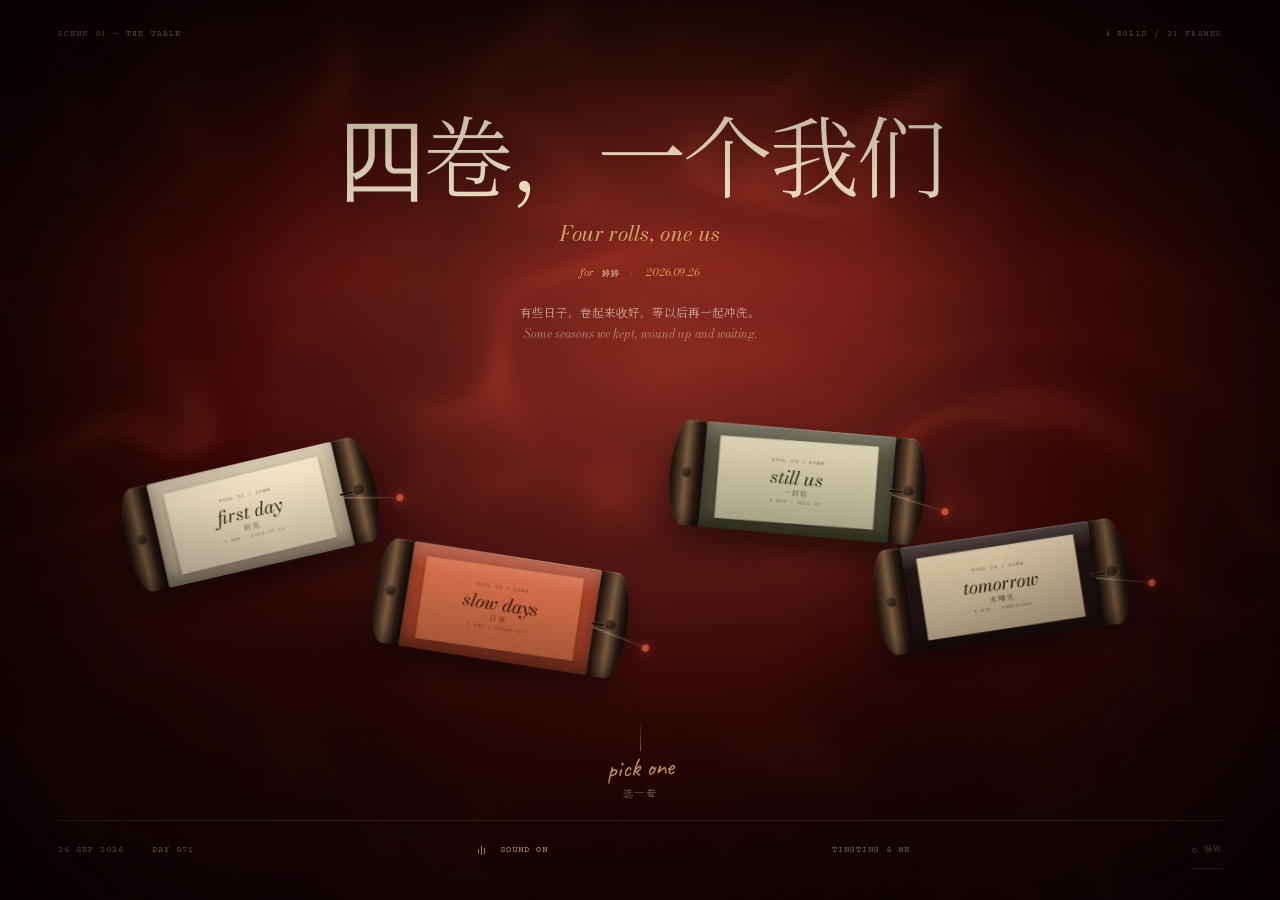
<file: index.html>
<!doctype html>
<html lang="zh-CN">
<head>
<meta charset="utf-8">
<meta name="robots" content="noindex,nofollow">
  <meta name="viewport" content="width=device-width, initial-scale=1, viewport-fit=cover">
<title>四卷，一个我们｜给婷婷</title>
<meta name="description" content="给婷婷的四卷胶片：初见、日常、一封信、未曝光。拉出胶片，点一格冲洗。">
  <meta property="og:type" content="website">
  <meta property="og:locale" content="zh_CN">
  <meta property="og:title" content="四卷，一个我们｜给婷婷">
  <meta property="og:description" content="挑一卷胶片，把它拉出来。点一格，冲洗一个属于我们的瞬间。">
  <meta property="og:url" content="https://xb1823746124-stack.github.io/four-rolls-one-us/">
  <meta property="og:image" content="https://xb1823746124-stack.github.io/four-rolls-one-us/assets/og.jpg">
  <meta name="twitter:card" content="summary_large_image">
<meta name="theme-color" content="#2a0709">
<meta name="color-scheme" content="dark">
<link rel="icon" href="data:image/svg+xml,%3Csvg xmlns='http://www.w3.org/2000/svg' viewBox='0 0 64 64'%3E%3Crect width='64' height='64' rx='10' fill='%232a0709'/%3E%3Crect x='8' y='19' width='48' height='26' rx='4' fill='%23e7d2ac'/%3E%3Ccircle cx='17' cy='32' r='5' fill='%232a0709'/%3E%3Ccircle cx='47' cy='32' r='5' fill='%232a0709'/%3E%3Crect x='24' y='27' width='16' height='3' fill='%232a0709'/%3E%3Crect x='24' y='34' width='11' height='3' fill='%232a0709'/%3E%3C/svg%3E">
<link rel="preload" href="assets/velvet.webp" as="image" type="image/webp">
<link rel="preload" href="assets/images/hero.webp" as="image" type="image/webp">
<link rel="stylesheet" href="four-rolls.css">
</head>
<body>
<a class="skip-link" href="#tableTitle">跳到内容</a>
<div class="grain" aria-hidden="true"></div>
<div class="dust" aria-hidden="true"></div>
<div class="vignette" aria-hidden="true"></div>

<main class="scene" id="scene">
  <header class="scene-top" aria-hidden="true">
    <span class="mono" id="sceneLabel">SCENE 01 — THE ROLLS</span>
    <span class="mono" id="sceneCount">4 ROLLS / 21 FRAMES</span>
  </header>

  <section class="table-view" id="tableView" aria-labelledby="tableTitle">
    <div class="table-head">
      <h1 class="table-title" id="tableTitle">四卷，<br>一个我们</h1>
      <p class="table-en">Four rolls, one us</p>
      <p class="table-for"><span>for</span> <b id="tableForName">婷婷</b> <i>·</i> <span id="tableSince">2026.09.26</span></p>
      <p class="table-sub">有些日子，卷起来收好，等以后再一起冲洗。<br><span>Some seasons we kept, wound up and waiting.</span></p>
    </div>

    <div class="canister-field" id="canisterField" role="group" aria-label="四卷胶片"></div>

    <div class="table-pick">
      <span class="pick-line" aria-hidden="true"></span>
      <span class="pick-hand" aria-hidden="true">pick one</span>
      <span class="pick-cn">选一卷</span>
    </div>

    <footer class="table-foot">
      <span class="foot-meta"><span class="mono" id="tableDate">26 SEP 2026</span><span class="mono" id="tableDays">DAY 038</span></span>
      <button class="sound-toggle" id="soundToggle" type="button" aria-pressed="true" aria-label="关闭环境声">
        <span class="sound-bars" aria-hidden="true"><i></i><i></i><i></i></span>
        <span id="soundLabel">SOUND ON</span>
      </button>
      <a class="edit-link" id="editLink" href="editor.html" target="_blank" rel="noopener" title="编辑四卷">编辑</a>
      <span class="mono">TINGTING &amp; ME</span>
    </footer>
  </section>

  <section class="roll-view" id="rollView" hidden aria-labelledby="rollTitle">
    <header class="roll-head">
      <button class="back-btn" id="backBtn" type="button"><span aria-hidden="true">←</span> back to the table <em>回到桌面</em></button>
      <h2 class="roll-title" id="rollTitle"><span class="mono" id="rollNo">ROLL 01</span><em id="rollName">first day</em></h2>
      <button class="sound-toggle roll-sound" id="rollSound" type="button" aria-pressed="true" aria-label="关闭环境声">
        <span class="sound-bars" aria-hidden="true"><i></i><i></i><i></i></span>
        <span id="rollSoundLabel">SOUND ON</span>
      </button>
    </header>

    <div class="roll-stage" id="rollStage">
      <div class="standing-canister" id="standingCanister" aria-hidden="true"></div>
      <div class="strip-area" id="stripArea" style="--open:0">
        <div class="strip-clip" id="stripClip">
          <div class="strip-scroll" id="stripScroll">
            <div class="film-strip" id="filmStrip"></div>
          </div>
        </div>
        <span class="strip-edge" aria-hidden="true"></span>
        <span class="strip-glint" aria-hidden="true"></span>
        <button class="pull-handle" id="pullHandle" type="button" aria-controls="stripClip" aria-expanded="false" aria-label="拉开这卷胶片">
          <span class="pull-tag">PULL</span>
          <span class="pull-bead" aria-hidden="true"></span>
        </button>
        <p class="strip-hint" id="stripHint">拖动拉索，把胶片拉出来 <span>drag to pull</span></p>
      </div>
    </div>

    <p class="roll-line" id="rollLine">where it started</p>
  </section>
</main>

<dialog class="photo-dialog" id="photoDialog" aria-label="照片查看器" aria-describedby="photoCaption photoCount">
  <button class="dialog-close" type="button" id="photoClose" aria-label="关闭">×</button>
  <div class="photo-shell">
    <div class="photo-film">
      <div class="photo-window"><img id="photoImage" src="assets/images/hero.webp" alt=""></div>
    </div>
    <p class="sr-only" id="photoLive" aria-live="polite"></p>
    <div class="photo-meta">
      <div><p class="mono" id="photoFrame">FRAME 001</p><p class="photo-caption" id="photoCaption"></p></div>
      <div class="photo-nav">
        <button type="button" id="photoPrev" aria-label="上一张">←</button>
        <span class="mono" id="photoCount">01 / 03</span>
        <button type="button" id="photoNext" aria-label="下一张">→</button>
      </div>
    </div>
  </div>
</dialog>

<dialog class="letter-dialog" id="letterDialog" aria-labelledby="letterHeading">
  <button class="dialog-close" type="button" id="letterClose" aria-label="关闭">×</button>
  <div class="letter-shell">
    <article class="letter-paper">
      <header class="letter-head">
        <span class="mono" id="letterTo">TO: 婷婷</span>
        <span class="mono">ROLL 03 / STILL US</span>
        <span class="mono" id="letterFrom">FROM: 我</span>
      </header>
      <h2 id="letterHeading" class="letter-greeting">婷婷：</h2>
      <div class="letter-body" id="letterBody"></div>
      <p class="letter-sign">—— 我</p>
      <p class="letter-ps"><span class="mono">P.S.</span> 下一格，想拍你笑的样子。</p>
      <div class="letter-seal" aria-hidden="true"><span>第</span><strong id="letterDays">038</strong><span>天</span><i>SEALED</i></div>
    </article>
  </div>
</dialog>

<p class="toast" id="toast" role="status" aria-live="polite"></p>
<p class="sr-only" id="liveStatus" aria-live="polite"></p>
<noscript><div class="no-js">这四卷胶片需要 JavaScript 才能冲洗。</div></noscript>

<script src="data.js"></script>
<script src="four-rolls-data.js"></script>
<script src="site-overrides.js"></script>
<script src="four-rolls.js"></script>
</body>
</html>
</file>
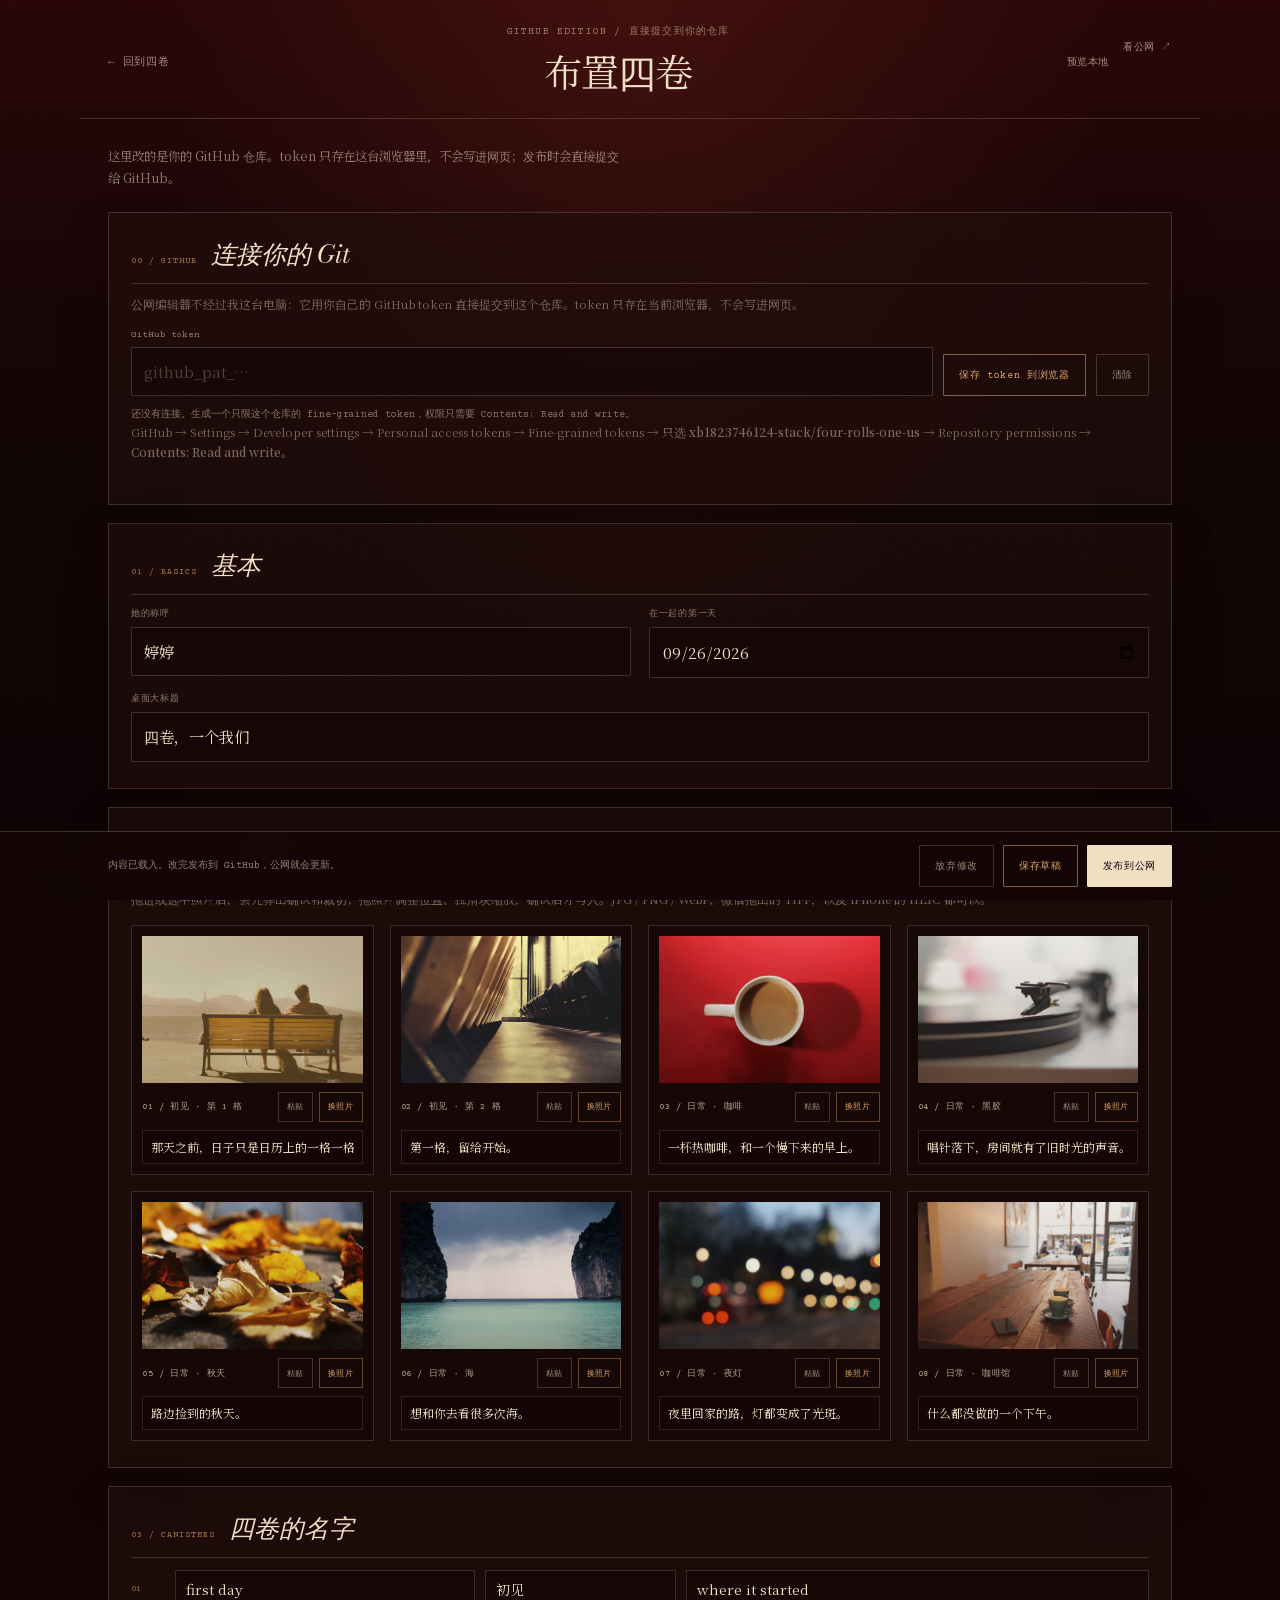
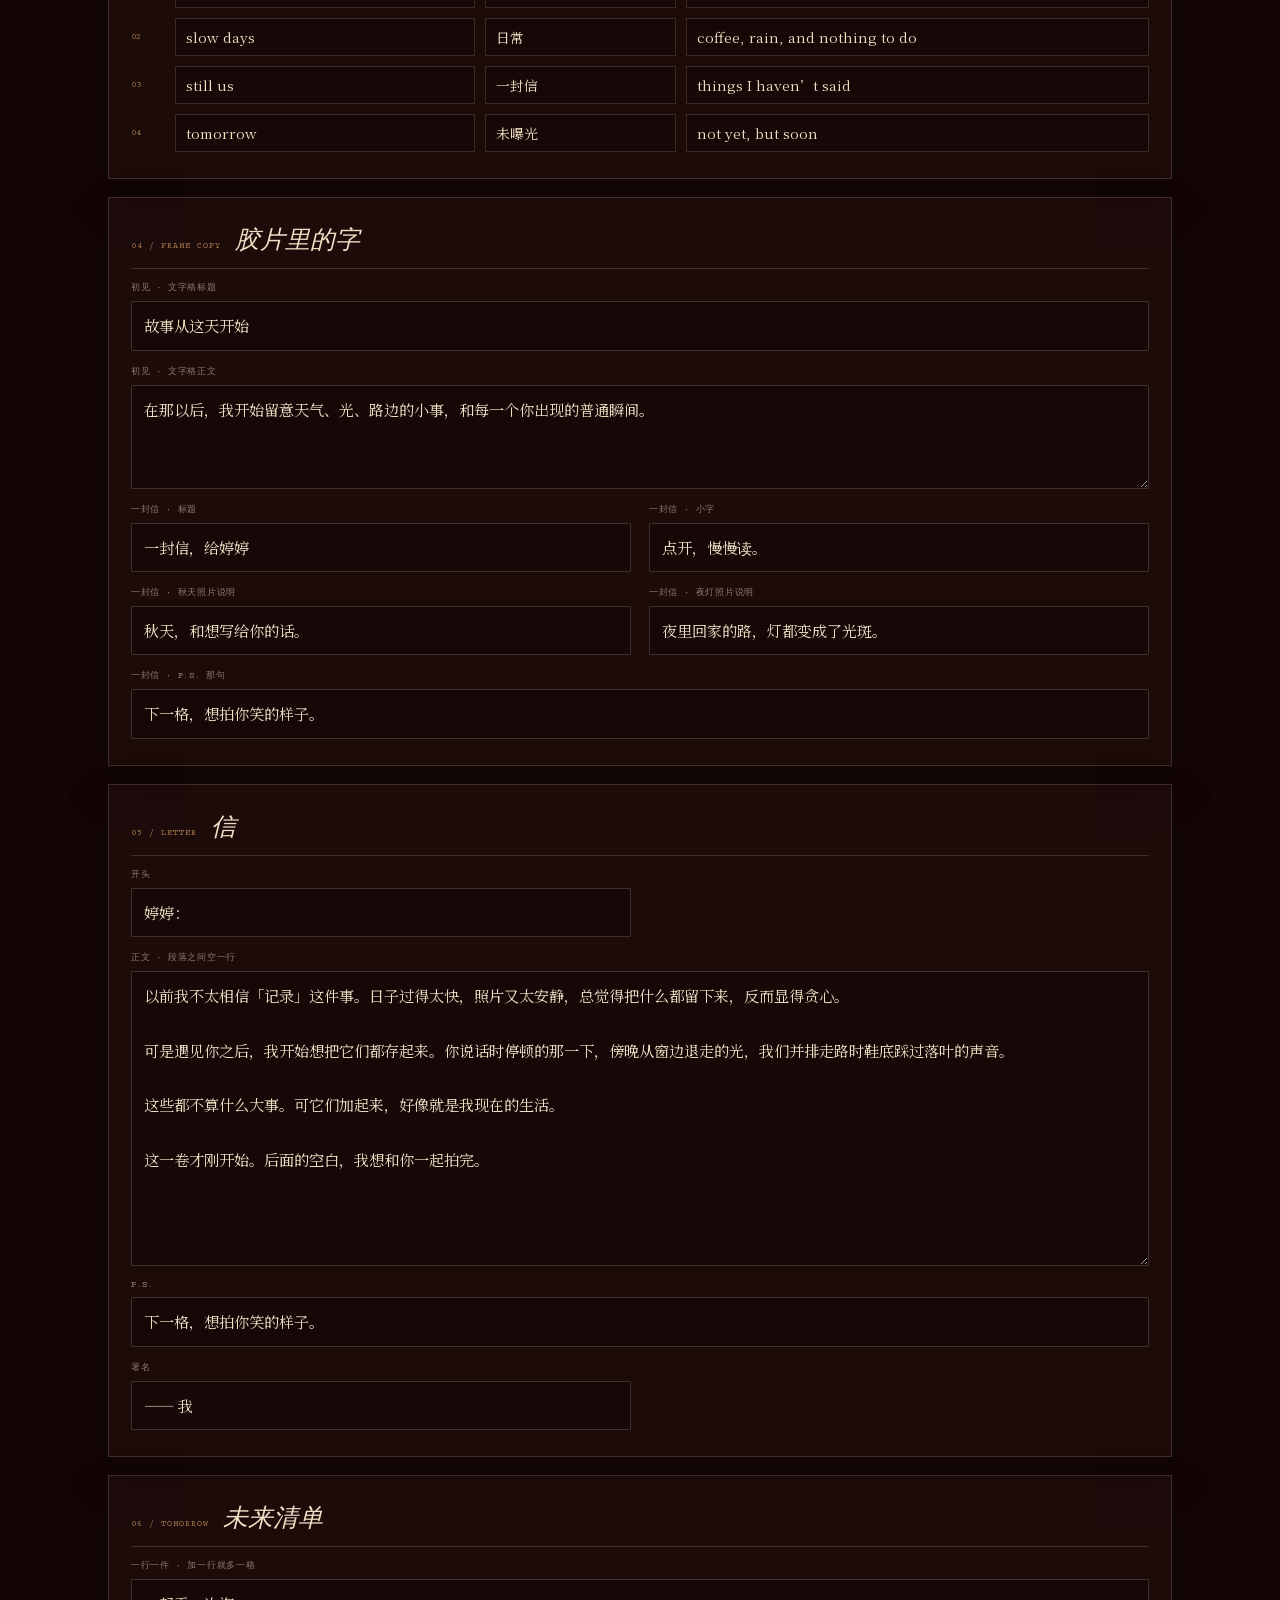
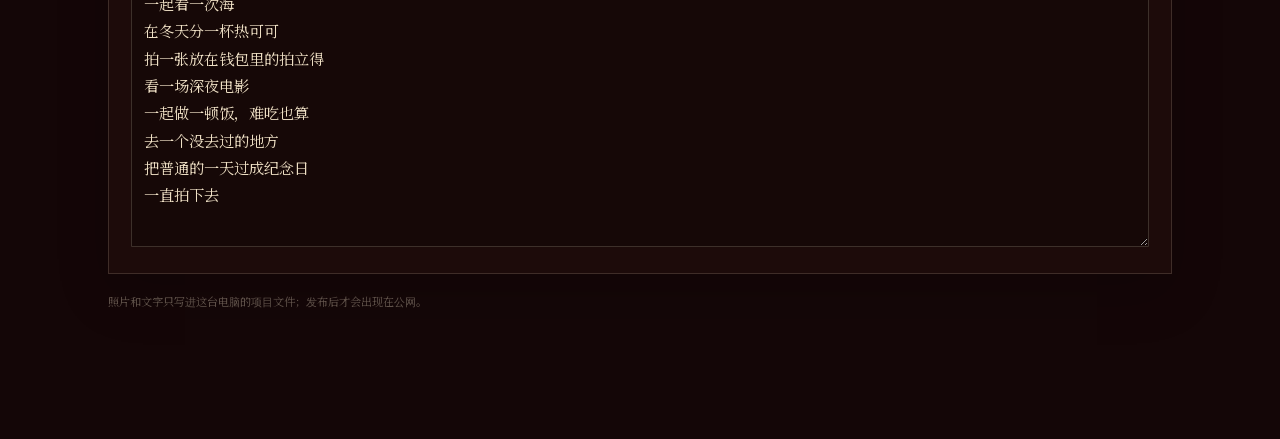
<file: editor.html>
<!doctype html>
<html lang="zh-CN">
<head>
<meta charset="utf-8">
<meta name="robots" content="noindex,nofollow">
<meta name="viewport" content="width=device-width, initial-scale=1, viewport-fit=cover">
<title>布置四卷｜给婷婷</title>
<meta name="theme-color" content="#2a0709">
<link rel="preload" href="assets/fonts/NotoSerifSC-400.woff2" as="font" type="font/woff2" crossorigin>
<link rel="stylesheet" href="editor.css?v=20261104h">
</head>
<body>
<header class="editor-header">
  <a class="back-link" href="/">← 回到四卷</a>
  <div class="editor-title">
    <span class="mono">EDIT THE REEL / 只在本地</span>
    <h1>布置四卷</h1>
  </div>
  <div class="header-links">
    <button type="button" class="text-button" id="previewBtn">预览本地</button>
    <a class="text-button" id="publicLink" href="https://xb1823746124-stack.github.io/four-rolls-one-us/" target="_blank" rel="noreferrer">看公网 ↗</a>
  </div>
</header>

<main class="editor-wrap">
  <p class="intro">这里改的是本机的源文件；改完点「发布到公网」，上面那个链接就会更新。公网页面本身不会暴露编辑入口。</p>

  <section class="panel github-panel" id="githubPanel" hidden>
    <div class="panel-head"><span class="mono">00 / GITHUB</span><h2>连接你的 Git</h2></div>
    <p class="hint">公网编辑器不经过我这台电脑：它用你自己的 GitHub token 直接提交到这个仓库。token 只存在当前浏览器，不会写进网页。</p>
    <div class="github-grid">
      <label class="field"><span>GitHub token</span><input id="githubToken" type="password" autocomplete="off" spellcheck="false" placeholder="github_pat_…"></label>
      <button type="button" class="button button--save" id="saveTokenBtn">保存 token 到浏览器</button>
      <button type="button" class="button button--ghost" id="clearTokenBtn">清除</button>
    </div>
    <p class="github-help" id="githubStatus">还没有连接。生成一个只限这个仓库的 fine-grained token，权限只需要 Contents: Read and write。</p>
    <p class="hint">GitHub → Settings → Developer settings → Personal access tokens → Fine-grained tokens → 只选 <b>xb1823746124-stack/four-rolls-one-us</b> → Repository permissions → <b>Contents: Read and write</b>。</p>
  </section>

  <section class="panel">
    <div class="panel-head"><span class="mono">01 / BASICS</span><h2>基本</h2></div>
    <div class="field-grid">
      <label class="field"><span>她的称呼</span><input id="fieldName" type="text" autocomplete="off"></label>
      <label class="field"><span>在一起的第一天</span><input id="fieldStartDate" type="date"></label>
      <label class="field field--wide"><span>桌面大标题</span><input id="fieldTitle" type="text" autocomplete="off"></label>
    </div>
  </section>

  <section class="panel">
    <div class="panel-head"><span class="mono">02 / PHOTOGRAPHS</span><h2>照片</h2></div>
    <p class="hint">拖进或选中照片后，会先弹出确认和裁切；拖照片调整位置、拉滑块缩放，确认后才写入。JPG / PNG / WebP、微信拖出的 TIFF，以及 iPhone 的 HEIC 都可以。</p>
    <div class="photo-grid" id="photoGrid"></div>
  </section>

  <section class="panel">
    <div class="panel-head"><span class="mono">03 / CANISTERS</span><h2>四卷的名字</h2></div>
    <div class="roll-table" id="rollTable"></div>
  </section>

  <section class="panel">
    <div class="panel-head"><span class="mono">04 / FRAME COPY</span><h2>胶片里的字</h2></div>
    <div class="field-grid">
      <label class="field field--wide"><span>初见 · 文字格标题</span><input id="firstTitle" type="text"></label>
      <label class="field field--wide"><span>初见 · 文字格正文</span><textarea id="firstBody" rows="3"></textarea></label>
      <label class="field"><span>一封信 · 标题</span><input id="stillLetterTitle" type="text"></label>
      <label class="field"><span>一封信 · 小字</span><input id="stillLetterCaption" type="text"></label>
      <label class="field"><span>一封信 · 秋天照片说明</span><input id="stillCaption1" type="text"></label>
      <label class="field"><span>一封信 · 夜灯照片说明</span><input id="stillCaption2" type="text"></label>
      <label class="field field--wide"><span>一封信 · P.S. 那句</span><input id="stillPsTitle" type="text"></label>
    </div>
  </section>

  <section class="panel">
    <div class="panel-head"><span class="mono">05 / LETTER</span><h2>信</h2></div>
    <div class="field-grid">
      <label class="field"><span>开头</span><input id="letterGreeting" type="text"></label>
      <label class="field field--wide"><span>正文 · 段落之间空一行</span><textarea id="letterParagraphs" rows="10"></textarea></label>
      <label class="field field--wide"><span>P.S.</span><input id="letterPs" type="text"></label>
      <label class="field"><span>署名</span><input id="letterSignature" type="text"></label>
    </div>
  </section>

  <section class="panel">
    <div class="panel-head"><span class="mono">06 / TOMORROW</span><h2>未来清单</h2></div>
    <label class="field field--wide"><span>一行一件 · 加一行就多一格</span><textarea id="futurePlans" rows="9"></textarea></label>
  </section>

  <p class="save-note" id="saveNote">照片和文字只写进这台电脑的项目文件；发布后才会出现在公网。</p>
</main>

<dialog class="crop-dialog" id="cropDialog" aria-labelledby="cropTitle">
  <div class="crop-shell">
    <header class="crop-head">
      <span class="mono" id="cropSlot">PHOTO</span>
      <button type="button" class="crop-close" id="cropClose" aria-label="关闭">×</button>
    </header>
    <h2 id="cropTitle">确认这张照片</h2>
    <p class="hint">拖动照片调整位置，拉滑块缩放；中间画框就是最终裁切范围，比例固定 3:2。</p>
    <div class="crop-stage" id="cropStage"><canvas id="cropCanvas"></canvas></div>
    <div class="crop-tools">
      <span class="mono">ZOOM</span>
      <input type="range" id="cropZoom" min="1" max="4" step="0.01" value="1" aria-label="缩放照片">
      <button type="button" class="button button--ghost" id="cropReset">居中</button>
    </div>
    <div class="crop-actions">
      <button type="button" class="button button--ghost" id="cropCancel">取消</button>
      <button type="button" class="button button--save" id="cropConfirm">用这张</button>
    </div>
  </div>
</dialog>

<footer class="editor-actions">
  <div class="action-status" id="status" role="status" aria-live="polite">正在读取当前内容…</div>
  <div class="action-buttons">
    <button type="button" class="button button--ghost" id="reloadBtn">放弃修改</button>
    <button type="button" class="button button--save" id="saveBtn">保存草稿</button>
    <button type="button" class="button button--publish" id="publishBtn">发布到公网</button>
  </div>
</footer>

<script src="vendor/pako.min.js"></script>
<script src="vendor/UTIF.js"></script>
<script src="editor.js?v=20261104h"></script>
</body>
</html>
</file>
<file: four-rolls.css>
/* ============================================================
   FOUR ROLLS, ONE US
   A velvet table, four film canisters, one strip at a time.
   ============================================================ */

@font-face{font-family:"Noto Serif SC";src:url("assets/fonts/NotoSerifSC-300.woff2") format("woff2");font-weight:300;font-style:normal;font-display:swap}
@font-face{font-family:"Noto Serif SC";src:url("assets/fonts/NotoSerifSC-400.woff2") format("woff2");font-weight:400;font-style:normal;font-display:swap}
@font-face{font-family:"Noto Serif SC";src:url("assets/fonts/NotoSerifSC-600.woff2") format("woff2");font-weight:600;font-style:normal;font-display:swap}
@font-face{font-family:"Bodoni Moda";src:url("assets/fonts/BodoniModa-400.woff2") format("woff2");font-weight:400;font-style:normal;font-display:swap}
@font-face{font-family:"Bodoni Moda";src:url("assets/fonts/BodoniModa-500.woff2") format("woff2");font-weight:500;font-style:normal;font-display:swap}
@font-face{font-family:"Bodoni Moda";src:url("assets/fonts/BodoniModa-400-italic.woff2") format("woff2");font-weight:400;font-style:italic;font-display:swap}
@font-face{font-family:"Courier Prime";src:url("assets/fonts/CourierPrime-400.woff2") format("woff2");font-weight:400;font-style:normal;font-display:swap}
@font-face{font-family:"Courier Prime";src:url("assets/fonts/CourierPrime-700.woff2") format("woff2");font-weight:700;font-style:normal;font-display:swap}
@font-face{font-family:"Caveat";src:url("assets/fonts/Caveat-400.woff2") format("woff2");font-weight:400;font-style:normal;font-display:swap}
@font-face{font-family:"Caveat";src:url("assets/fonts/Caveat-600.woff2") format("woff2");font-weight:600;font-style:normal;font-display:swap}
@font-face{font-family:"Zhi Mang Xing";src:url("assets/fonts/ZhiMangXing-400.woff2") format("woff2");font-weight:400;font-style:normal;font-display:swap}

:root{
  --velvet:#3b080c;
  --ink:#140607;
  --ink-2:#210a0b;
  --cream:#efe0c5;
  --cream-dim:#c9b393;
  --muted:#a58b72;
  --amber:#dca56a;
  --amber-bright:#f3c188;
  --red:#8a1c1d;
  --red-bright:#c94e35;
  --paper:#e7d2ac;
  --paper-2:#f0dfc0;
  --paper-ink:#2c1d12;
  --line:rgba(239,224,197,.18);
  --line-strong:rgba(239,224,197,.36);
  --serif:"Noto Serif SC","Songti SC","STSong",serif;
  --display:"Bodoni Moda","Didot","Bodoni 72","Times New Roman",serif;
  --mono:"Courier Prime","Courier New",monospace;
  --hand:"Caveat","Bradley Hand",cursive;
  --hand-cn:"Zhi Mang Xing","Kaiti SC","STKaiti",serif;
  --ease:cubic-bezier(.16,1,.3,1);
  --page-x:clamp(20px,4.5vw,70px);
  --sprocket-h:url("data:image/svg+xml,%3Csvg xmlns='http://www.w3.org/2000/svg' width='44' height='26'%3E%3Crect x='9' y='5' width='18' height='14' rx='3' fill='%23ddc7a4'/%3E%3C/svg%3E");
}

*,*::before,*::after{box-sizing:border-box}
html{background:#0c0304;color-scheme:dark;scrollbar-color:#5a2b24 #0c0304}
body{
  margin:0;overflow:hidden;background:#0c0304;color:var(--cream);
  font-family:var(--serif);font-weight:400;line-height:1.7;
  -webkit-font-smoothing:antialiased;text-rendering:optimizeLegibility;
}
::selection{background:var(--red-bright);color:var(--cream)}
::-webkit-scrollbar{width:8px;height:8px}
::-webkit-scrollbar-track{background:rgba(20,6,7,.35)}
::-webkit-scrollbar-thumb{background:rgba(220,165,106,.35);border:2px solid transparent;background-clip:content-box;border-radius:8px}
:focus-visible{outline:2px solid var(--amber-bright);outline-offset:4px}
.paper :focus-visible,.letter-paper :focus-visible,.film-frame--text :focus-visible{outline-color:var(--red)}
img{display:block;max-width:100%}
button,input{font:inherit}
button{color:inherit}
a{color:inherit}
p{margin:0}
figure,blockquote,dl,dd{margin:0}
h1,h2,h3{margin:0;font-weight:300}
h1,h2,h3,p,figure,blockquote{text-wrap:balance}
p{text-wrap:pretty}
.sr-only{position:absolute!important;width:1px;height:1px;padding:0;margin:-1px;overflow:hidden;clip:rect(0,0,0,0);white-space:nowrap;border:0}
.mono{font-family:var(--mono);font-size:.55rem;letter-spacing:.14em;text-transform:uppercase;font-weight:400}
.skip-link{position:fixed;left:18px;top:14px;z-index:100;transform:translateY(-160%);background:var(--cream);color:var(--ink);padding:10px 15px;font-family:var(--mono);font-size:.72rem;text-decoration:none;transition:transform .25s}
.skip-link:focus{transform:none}

/* ---------- scene / velvet ---------- */
.scene{
  position:relative;width:100%;height:100svh;min-height:560px;overflow:hidden;
  background:url("assets/velvet.webp") center/cover no-repeat #2a070a;
  isolation:isolate;
}
.scene::before{
  content:"";position:absolute;inset:0;z-index:0;pointer-events:none;
  background:
    radial-gradient(ellipse at 51% 37%,rgba(255,177,122,.15),rgba(255,177,122,0) 48%),
    linear-gradient(104deg,rgba(14,2,4,0) 24%,rgba(14,2,4,.26) 34%,rgba(14,2,4,0) 45%,rgba(14,2,4,0) 62%,rgba(14,2,4,.2) 72%,rgba(14,2,4,0) 82%),
    linear-gradient(180deg,rgba(8,2,3,.52),rgba(8,2,3,.04) 30%,rgba(8,2,3,.48) 100%);
}
.scene::after{
  content:"";position:absolute;inset:0;z-index:40;pointer-events:none;
  box-shadow:inset 0 0 18vw rgba(10,2,4,.58);
}
.grain,.dust,.vignette{position:fixed;inset:0;pointer-events:none}
.grain{z-index:60;background:url("assets/grain.png") center/512px;opacity:.12;mix-blend-mode:overlay;animation:grain-shift 1.4s steps(3) infinite}
.dust{z-index:61;background:url("assets/dust.png") center/cover;opacity:.16;mix-blend-mode:soft-light}
.vignette{z-index:59;background:radial-gradient(ellipse at center,transparent 43%,rgba(7,2,3,.42) 100%)}
@keyframes grain-shift{
  0%{background-position:0 0}
  33%{background-position:11px -7px}
  66%{background-position:-8px 9px}
  100%{background-position:0 0}
}

/* ---------- top scene labels ---------- */
.scene-top{
  position:absolute;z-index:30;top:clamp(16px,2.8vw,28px);left:var(--page-x);right:var(--page-x);
  display:flex;justify-content:space-between;gap:20px;
  color:rgba(239,224,197,.55);pointer-events:none;
}
.scene-top .mono{font-size:.5rem;letter-spacing:.15em}

/* ---------- table view ---------- */
.table-view{
  position:absolute;inset:0;z-index:5;
  display:flex;flex-direction:column;
  padding:clamp(56px,8vh,76px) var(--page-x) clamp(18px,3.5vh,34px);
  transition:opacity .55s var(--ease),transform .65s var(--ease),filter .55s ease;
}
.table-view.is-leaving{opacity:0;transform:scale(.985);filter:blur(7px);pointer-events:none}
.table-head{text-align:center;position:relative;z-index:4;margin-top:clamp(14px,4vh,42px);animation:rise-in 1.25s var(--ease) both}
@keyframes rise-in{from{opacity:0;transform:translateY(18px);filter:blur(6px)}to{opacity:1;transform:none;filter:none}}
.table-title{
  font-family:var(--serif);font-weight:300;
  font-size:clamp(3.2rem,7vw,7.3rem);line-height:1;
  letter-spacing:-.035em;color:var(--cream);
  text-shadow:0 9px 34px rgba(13,2,3,.35),0 1px 0 rgba(255,230,195,.08);
}
.table-title br{display:none}
.table-en{
  margin-top:clamp(12px,2vh,20px);
  font-family:var(--display);font-style:italic;
  font-size:clamp(1rem,1.65vw,1.42rem);color:var(--amber);
  letter-spacing:.015em;
}
.table-for{
  margin-top:clamp(9px,1.4vh,14px);font-family:var(--mono);
  font-size:clamp(.52rem,.6vw,.6rem);letter-spacing:.13em;text-transform:uppercase;
  color:rgba(239,224,197,.62);
}
.table-for span{font-family:var(--display);font-style:italic;font-size:1.25em;text-transform:none;letter-spacing:.02em;margin:0 2px;color:var(--amber)}
.table-for b{font-weight:400;color:var(--cream);letter-spacing:.14em}
.table-for i{font-style:normal;color:rgba(239,224,197,.28);margin:0 3px}
.table-sub{
  margin-top:clamp(12px,2.2vh,20px);
  font-size:clamp(.72rem,.85vw,.82rem);line-height:1.9;
  color:rgba(239,224,197,.66);
}
.table-sub span{font-family:var(--display);font-style:italic;font-size:1.02em;color:rgba(239,224,197,.48)}

/* canisters */
.canister-field{position:relative;flex:1;min-height:clamp(200px,34vh,370px);margin-top:clamp(4px,2vh,20px)}
.canister{
  --rot:0deg;
  position:absolute;left:var(--x);top:var(--y);
  width:clamp(174px,20vw,288px);padding:0;border:0;background:transparent;
  transform:translate(-50%,-50%) rotate(var(--rot));
  cursor:pointer;z-index:2;text-align:left;
  transition:transform .6s var(--ease),filter .5s ease;
  animation:can-in 1.05s var(--ease) both;
  animation-delay:calc(.22s + var(--i,0) * .09s);
}
@keyframes can-in{from{opacity:0;filter:blur(4px)}to{opacity:1;filter:none}}
.canister::after{
  content:"";position:absolute;z-index:-1;left:10%;right:10%;bottom:-13%;height:22%;
  background:radial-gradient(ellipse,rgba(8,1,2,.58),rgba(8,1,2,0) 70%);
  filter:blur(9px);pointer-events:none;
}
.canister:hover,.canister:focus-visible{z-index:6}
.canister:hover .canister-object,.canister:focus-visible .canister-object{
  transform:translateY(-9px) rotate(-1deg) scale(1.025) perspective(900px) rotateX(2deg) rotateY(-2deg);
  filter:drop-shadow(0 30px 24px rgba(12,2,4,.5));
}
.canister-object{
  position:relative;display:flex;align-items:stretch;width:100%;
  height:clamp(70px,8.3vw,116px);
  filter:drop-shadow(0 18px 14px rgba(12,2,4,.44));
  transform:perspective(900px) rotateX(2deg) rotateY(-2deg);
  transition:transform .6s var(--ease),filter .6s ease;
}
.can-cap{
  flex:0 0 13%;width:13%;position:relative;z-index:2;
  background:linear-gradient(90deg,#170d08 0%,#4c3524 28%,#7a5b3e 47%,#2a1b12 78%,#110a06 100%);
  box-shadow:inset 0 1px 0 rgba(255,225,185,.18),inset 0 -7px 12px rgba(0,0,0,.35);
}
.can-cap-l{border-radius:50% 5% 5% 50% / 50% 8% 8% 50%}
.can-cap-r{border-radius:5% 50% 50% 5% / 8% 50% 50% 8%}
.can-cap::after{content:"";position:absolute;left:50%;top:50%;width:31%;aspect-ratio:1;transform:translate(-50%,-50%);border-radius:50%;background:radial-gradient(circle at 34% 30%,#3d2a1b,#0c0704 70%);box-shadow:inset 0 0 0 1px rgba(255,225,185,.12);opacity:.7}
.can-body{
  position:relative;flex:1;overflow:hidden;border-radius:3px;
  background:var(--can-body);
  box-shadow:inset 0 1px 0 rgba(255,235,210,.2),inset 0 -9px 14px rgba(0,0,0,.34);
}
.can-body::before{
  content:"";position:absolute;inset:0;z-index:2;pointer-events:none;
  background:linear-gradient(180deg,rgba(255,255,255,.2),rgba(255,255,255,0) 24%,rgba(0,0,0,.24));
}
.can-body::after{
  content:"";position:absolute;inset:0;z-index:3;pointer-events:none;
  background:url("assets/grain.png") center/300px;opacity:.1;mix-blend-mode:overlay;
}
.can-label{
  position:absolute;z-index:1;left:8%;right:8%;top:11%;bottom:11%;
  background:var(--can-label);color:var(--can-ink);
  display:flex;flex-direction:column;align-items:center;justify-content:center;gap:1px;
  padding:3px 7px;transform:rotate(-.7deg);overflow:hidden;
  box-shadow:0 1px 4px rgba(0,0,0,.24);
}
.can-label-top{font-size:.32rem;letter-spacing:.14em;opacity:.58;text-transform:uppercase;font-family:var(--mono);white-space:nowrap}
.can-label-en{font-family:var(--display);font-style:italic;font-size:clamp(.88rem,1.45vw,1.32rem);line-height:1.1;white-space:nowrap}
.can-label-zh{font-family:var(--serif);font-size:clamp(.43rem,.55vw,.53rem);letter-spacing:.2em;opacity:.76;line-height:1.2}
.can-label-meta{font-size:.3rem;letter-spacing:.1em;text-transform:uppercase;font-family:var(--mono);opacity:.52;white-space:nowrap}
.can-slot{position:absolute;z-index:4;right:8.8%;top:50%;width:13px;height:2px;background:rgba(20,8,5,.9);box-shadow:0 0 0 1px rgba(255,230,195,.14)}
.can-cord{position:absolute;z-index:4;right:-9%;top:54%;width:22%;height:1px;background:linear-gradient(90deg,rgba(239,224,197,.58),rgba(239,224,197,.06));transform:rotate(13deg);transform-origin:left center}
.can-cord i{position:absolute;right:-3px;top:-3px;width:7px;height:7px;border-radius:50%;background:var(--red-bright);box-shadow:0 0 8px rgba(201,78,53,.7)}
.canister--cream{--can-body:#cdbb9e;--can-label:#f1e1c2;--can-ink:#302115}
.canister--orange{--can-body:#a84329;--can-label:#d46d48;--can-ink:#2e120a}
.canister--olive{--can-body:#54523c;--can-label:#d5cdaa;--can-ink:#282619}
.canister--black{--can-body:#211412;--can-label:#d0bb99;--can-ink:#21120d}

/* table pick + footer */
.table-pick{
  position:relative;z-index:4;display:flex;flex-direction:column;align-items:center;gap:3px;
  padding:0 0 clamp(10px,2vh,18px);
}
.pick-line{width:1px;height:clamp(18px,3vh,32px);background:linear-gradient(to bottom,rgba(239,224,197,.05),rgba(239,224,197,.4))}
.pick-hand{font-family:var(--hand);font-size:clamp(1.2rem,2vw,1.65rem);color:var(--amber);transform:rotate(-3deg);line-height:1.1}
.pick-cn{font-family:var(--serif);font-size:.62rem;letter-spacing:.16em;color:rgba(239,224,197,.5)}
.table-foot{
  display:flex;align-items:center;justify-content:space-between;gap:18px;flex-wrap:wrap;
  border-top:1px solid var(--line);padding-top:12px;color:rgba(239,224,197,.48);
}
.foot-meta{display:flex;gap:clamp(12px,2.5vw,28px)}
.table-foot .mono{font-size:.53rem;letter-spacing:.12em;color:rgba(239,224,197,.58)}
.sound-toggle{
  display:inline-flex;align-items:center;gap:8px;min-height:36px;padding:6px 2px;
  border:0;background:none;color:var(--cream-dim);cursor:pointer;
  font-family:var(--mono);font-size:.54rem;letter-spacing:.12em;
}
.sound-toggle::after{content:"";position:absolute;left:0;right:0;bottom:5px;height:1px;background:currentColor;transform:scaleX(0);transform-origin:left;transition:transform .35s var(--ease)}
.sound-toggle{position:relative}
.sound-toggle:hover::after,.sound-toggle:focus-visible::after{transform:scaleX(1)}
.sound-bars{display:flex;align-items:center;gap:2px;width:14px;height:11px}
.sound-bars i{display:block;width:1px;height:4px;background:currentColor;transition:background .3s}
.sound-bars i:nth-child(2){height:9px}
.sound-bars i:nth-child(3){height:6px}
.sound-toggle[aria-pressed="true"]{color:var(--amber-bright)}
.sound-toggle[aria-pressed="true"] .sound-bars i{animation:eq 1.1s ease-in-out infinite alternate}
.sound-toggle[aria-pressed="true"] .sound-bars i:nth-child(2){animation-delay:-.4s}
.sound-toggle[aria-pressed="true"] .sound-bars i:nth-child(3){animation-delay:-.7s}
.roll-sound{justify-self:end;min-height:36px;font-size:.5rem;color:rgba(239,224,197,.55)}
.edit-link{
  order:2;font-family:var(--mono);font-size:.5rem;letter-spacing:.12em;
  color:rgba(239,224,197,.55);text-decoration:none;
  border-bottom:1px solid rgba(239,224,197,.25);padding:8px 0;min-height:36px;
  display:inline-flex;align-items:center;gap:7px;
}
.edit-link::before{content:"";width:5px;height:5px;border:1px solid currentColor;border-radius:50%;opacity:.7;transition:background .25s}
.edit-link:hover::before{background:var(--amber)}
.edit-link[hidden]{display:none!important}
.edit-link:hover{color:var(--cream);border-color:var(--amber)}
@media(max-width:760px){.edit-link{order:2;min-height:44px;font-size:.5rem}}

.roll-sound:hover{color:var(--cream)}
@keyframes eq{from{transform:scaleY(.4)}to{transform:scaleY(1)}}

/* ---------- selected roll view ---------- */
.roll-view{
  position:absolute;inset:0;z-index:10;
  display:flex;flex-direction:column;
  padding:clamp(58px,8vh,82px) var(--page-x) clamp(16px,3vh,28px);
  opacity:0;transform:translateY(14px);
  transition:opacity .55s var(--ease),transform .7s var(--ease);
}
.roll-view.is-ready{opacity:1;transform:none}
.roll-view.is-ready .standing-body{animation:canister-rise .92s var(--ease) both}
.roll-view.is-ready .strip-area{animation:strip-emerge .8s var(--ease) both}
@keyframes canister-rise{0%{opacity:0;transform:translateY(24px) scale(.965)}58%{opacity:1;transform:translateY(-4px) scale(1.005)}100%{opacity:1;transform:none}}
@keyframes strip-emerge{0%{opacity:0;transform:translateX(-16px)}100%{opacity:1;transform:none}}
.roll-view[hidden]{display:none!important}
.roll-head{
  display:grid;grid-template-columns:1fr auto 1fr;align-items:center;gap:18px;
  min-height:46px;position:relative;z-index:8;
}
.back-btn{
  justify-self:start;display:inline-flex;align-items:center;gap:8px;
  min-height:44px;padding:6px 2px;border:0;background:none;cursor:pointer;
  font-family:var(--mono);font-size:.58rem;letter-spacing:.1em;text-transform:uppercase;
  color:var(--cream-dim);white-space:nowrap;
}
.back-btn span{font-size:1rem;line-height:1;transition:transform .35s var(--ease)}
.back-btn em{font-style:normal;font-family:var(--serif);font-size:.64rem;letter-spacing:.1em;color:rgba(239,224,197,.42);margin-left:5px}
.back-btn:hover{color:var(--cream)}
.back-btn:hover span{transform:translateX(-4px)}
.roll-title{text-align:center;display:flex;flex-direction:column;align-items:center;gap:5px}
.roll-title .mono{font-size:.46rem;color:rgba(239,224,197,.48)}
.roll-title em{
  font-family:var(--display);font-style:italic;
  font-size:clamp(1.3rem,2.4vw,2rem);line-height:1;color:var(--cream);
}
.rollCount,.roll-head > .mono:last-child{justify-self:end;text-align:right;font-size:.5rem;color:rgba(239,224,197,.55)}
.roll-stage{
  position:relative;flex:1;min-height:0;
  display:flex;align-items:center;justify-content:center;
  padding:clamp(16px,4vh,44px) 0 clamp(42px,6vh,60px);
}

/* standing canister */
.standing-canister{
  position:relative;z-index:5;flex:0 0 clamp(104px,12.6vw,158px);
  width:clamp(104px,12.6vw,158px);height:clamp(228px,41vh,345px);
  margin-left:1%;transform:rotate(-2.2deg);
  filter:drop-shadow(20px 28px 24px rgba(12,2,4,.5));
  transition:transform .7s var(--ease);
}
.roll-view:hover .standing-canister{transform:rotate(-2.2deg) translateY(-3px)}
.standing-body{position:relative;width:100%;height:100%;border-radius:17px;background:var(--can-body);box-shadow:inset 0 0 0 1px rgba(255,235,210,.12),inset -12px 0 18px rgba(0,0,0,.22),inset 12px 0 16px rgba(255,255,255,.06)}
.standing-body::before,.standing-body::after{
  content:"";position:absolute;left:-2%;right:-2%;height:7.5%;z-index:3;
  background:linear-gradient(180deg,#120b07,#5c412d 45%,#2a1a10);
  box-shadow:inset 0 1px 0 rgba(255,230,195,.2),0 3px 8px rgba(0,0,0,.3);
}
.standing-body::before{top:-3.2%;border-radius:50% 50% 8% 8% / 70% 70% 20% 20%}
.standing-body::after{bottom:-3.2%;border-radius:8% 8% 50% 50% / 20% 20% 70% 70%}
.stand-label{
  position:absolute;z-index:2;left:10%;right:10%;top:10%;bottom:14%;
  background:var(--can-label);color:var(--can-ink);
  padding:9% 8%;display:flex;flex-direction:column;align-items:center;justify-content:flex-start;
  text-align:center;box-shadow:0 1px 0 rgba(255,255,255,.28) inset,0 2px 8px rgba(0,0,0,.16);
}
.stand-label .mono{font-size:.36rem;opacity:.56;letter-spacing:.1em}
.stand-name{
  font-family:var(--display);font-style:italic;
  font-size:clamp(1.05rem,1.65vw,1.45rem);line-height:1.05;margin-top:10px;
  white-space:nowrap;
}
.stand-zh{font-family:var(--serif);font-size:clamp(.55rem,.72vw,.68rem);letter-spacing:.2em;opacity:.75;margin-top:6px}
.stand-line{
  margin-top:auto;font-family:var(--display);font-style:italic;
  font-size:clamp(.58rem,.8vw,.78rem);line-height:1.35;opacity:.56;max-width:9ch;
}
.stand-meta{font-family:var(--mono);font-size:.3rem;letter-spacing:.1em;opacity:.46;margin-top:8px}
.stand-slot{position:absolute;z-index:4;right:-2.5%;top:47%;width:9px;height:2px;background:#170d08;box-shadow:0 0 0 1px rgba(255,230,195,.12)}

/* strip area */
.strip-area{
  position:relative;z-index:3;flex:0 0 auto;min-width:0;
  width:min(100%,var(--strip-w,100%));
  height:clamp(250px,43vh,370px);
  margin-left:0;padding-bottom:0;
}
.strip-clip{
  position:relative;height:100%;
  width:100%;
  overflow:hidden;
  border-radius:0 2px 2px 0;
  clip-path:inset(0 calc((1 - var(--open)) * (100% - 58px)) 0 0);
}
.strip-area.is-dragging .strip-clip,.strip-area.is-unrolling .strip-clip{will-change:clip-path}
.strip-scroll{
  width:100%;height:100%;overflow:hidden;
  scrollbar-width:thin;scrollbar-color:rgba(239,224,197,.35) transparent;
  touch-action:pan-y;overscroll-behavior-x:contain;
}
.strip-area.is-open .strip-scroll{overflow-x:auto;overflow-y:hidden;cursor:grab}
.strip-area.is-scrolling .strip-scroll{cursor:grabbing}
.strip-area.is-open .strip-scroll::-webkit-scrollbar{height:6px}
.strip-area.is-open .strip-scroll::-webkit-scrollbar-thumb{background:rgba(239,224,197,.3);border-radius:6px}
.strip-edge{
  position:absolute;z-index:6;top:0;bottom:0;left:58px;width:28px;
  pointer-events:none;
  transform:translateX(calc(var(--open) * (var(--strip-px,0px) - 58px)));
  opacity:calc(var(--open) * .92);
  background:linear-gradient(90deg,rgba(4,1,2,.52),rgba(4,1,2,0));
  mix-blend-mode:multiply;
}
.strip-glint{
  position:absolute;inset:0;z-index:7;pointer-events:none;opacity:0;
  background:linear-gradient(106deg,transparent 32%,rgba(255,223,174,.2) 48%,rgba(255,223,174,0) 64%);
  transform:translateX(-65%);
  mix-blend-mode:screen;
}
.strip-area.is-settling .strip-glint{animation:strip-glint 980ms var(--ease)}
.strip-area.is-settling .film-strip{animation:strip-settle 760ms var(--ease)}
@keyframes strip-glint{0%{opacity:0;transform:translateX(-70%)}22%{opacity:.9}100%{opacity:0;transform:translateX(70%)}}
@keyframes strip-settle{0%{transform:translateY(5px);filter:brightness(1.1)}55%{transform:translateY(-1px);filter:brightness(1.035)}100%{transform:none;filter:none}}
.film-strip{
  position:relative;width:max-content;height:100%;
  display:flex;align-items:stretch;gap:clamp(8px,1vw,14px);
  padding:30px 18px;background:
    linear-gradient(180deg,rgba(255,213,155,.04),rgba(255,213,155,0)),
    #25130b;
  box-shadow:0 20px 55px rgba(9,2,3,.4);
}
.film-strip::before,.film-strip::after{
  content:"";position:absolute;z-index:4;left:0;right:0;height:30px;
  background-image:var(--sprocket-h);background-size:44px 26px;background-repeat:repeat-x;
  opacity:.78;pointer-events:none;
}
.film-strip::before{top:0}
.film-strip::after{bottom:0}
.strip-leader{
  position:relative;flex:0 0 40px;width:40px;align-self:stretch;margin:-30px 0 -30px -18px;
  background:linear-gradient(180deg,#1a0f08,#0e0704);
  border-right:1px solid rgba(239,224,197,.12);
}
.strip-leader span{
  position:absolute;left:50%;top:50%;transform:translate(-50%,-50%) rotate(90deg);
  font-family:var(--mono);font-size:.34rem;letter-spacing:.22em;color:rgba(239,224,197,.27);
  white-space:nowrap;
}
.film-frame{
  position:relative;flex:0 0 auto;height:100%;
  -webkit-user-select:none;user-select:none;
  width:clamp(150px,16vw,216px);
  padding:0;border:0;background:transparent;color:var(--cream);
  text-align:left;display:flex;flex-direction:column;justify-content:center;
}
button.film-frame{cursor:pointer}
button.film-frame:active .frame-photo{transform:scale(.992)}
.frame-number{display:block;margin-bottom:6px;font-family:var(--mono);font-size:.45rem;letter-spacing:.13em;color:rgba(239,224,197,.55)}
.frame-photo{
  position:relative;display:block;width:100%;aspect-ratio:3/2;overflow:hidden;
  transition:transform .35s var(--ease);
  background:#140b07;border:1px solid rgba(239,224,197,.16);
  box-shadow:0 8px 16px rgba(8,2,3,.32);
}
.frame-photo img{
  width:100%;height:100%;object-fit:cover;
  -webkit-user-drag:none;user-select:none;
  filter:sepia(.18) saturate(.88) contrast(1.04) brightness(.88);
  transform:scale(1.01);transition:filter .8s ease,transform 1.2s var(--ease);
}
.frame-photo::after{
  content:"";position:absolute;inset:0;z-index:2;pointer-events:none;
  background:
    radial-gradient(circle at 75% 15%,rgba(255,196,128,.18),rgba(255,196,128,0) 55%),
    linear-gradient(180deg,rgba(14,7,4,.08),rgba(14,7,4,.27));
  mix-blend-mode:screen;transition:opacity .8s ease;
}
.film-frame:hover .frame-photo img,.film-frame:focus-visible .frame-photo img{filter:sepia(.1) saturate(.96) contrast(1.05) brightness(1);transform:scale(1.035)}
.film-frame:hover .frame-photo::after,.film-frame.is-developed .frame-photo::after{opacity:.28}
.frame-caption{
  display:block;margin-top:8px;max-width:25ch;
  font-family:var(--serif);font-size:clamp(.62rem,.72vw,.72rem);
  line-height:1.48;color:rgba(239,224,197,.74);
}
.frame-caption::after{content:"";display:block;width:1.1rem;height:1px;margin-top:7px;background:rgba(220,165,106,.45)}
.frame-count{
  position:absolute;right:9px;top:10px;z-index:3;
  font-family:var(--mono);font-size:.37rem;letter-spacing:.12em;color:rgba(239,224,197,.55);
}
/* text frame */
.film-frame--text{
  width:clamp(170px,18.5vw,250px);
  padding:clamp(12px,1.5vw,20px) clamp(12px,1.5vw,20px) clamp(10px,1.2vw,16px);
  justify-content:center;
  background:var(--paper);color:var(--paper-ink);
  box-shadow:0 8px 18px rgba(8,2,3,.3);
  transform:rotate(-.35deg);
}
.film-frame--text::before{
  content:"";position:absolute;inset:7px;border:1px solid rgba(60,38,20,.16);pointer-events:none;
}
.text-kicker{font-family:var(--mono);font-size:.45rem;letter-spacing:.12em;text-transform:uppercase;opacity:.58;margin-bottom:8px}
.text-title{font-family:var(--serif);font-weight:400;font-size:clamp(.95rem,1.25vw,1.2rem);line-height:1.5;letter-spacing:-.01em}
.text-body{margin-top:10px;font-size:clamp(.6rem,.7vw,.69rem);line-height:1.85;color:#5b4530;max-width:22ch}
.frame--letter{
  justify-content:space-between;
  background:var(--paper-2);color:var(--paper-ink);
  padding:clamp(13px,1.6vw,22px);
  box-shadow:0 8px 18px rgba(8,2,3,.3);
}
.frame--letter::before{content:"";position:absolute;inset:7px;border:1px solid rgba(60,38,20,.16);pointer-events:none}
.letter-frame-top{display:flex;justify-content:space-between;gap:8px;font-family:var(--mono);font-size:.4rem;letter-spacing:.1em;opacity:.55}
.letter-frame-title{font-family:var(--hand-cn);font-size:clamp(1.5rem,2.1vw,2rem);line-height:1.2;color:#3b2918;margin-top:auto}
.letter-frame-sub{font-family:var(--display);font-style:italic;font-size:.8rem;color:#7a5636;margin-top:6px}
.letter-frame-open{display:block;margin-top:auto;font-family:var(--mono);font-size:.42rem;letter-spacing:.13em;text-transform:uppercase;color:var(--red);border-bottom:1px solid rgba(138,28,29,.35);align-self:flex-start;padding-bottom:4px}
/* future frame */
.frame--future{
  justify-content:flex-start;
  background:linear-gradient(145deg,#3e2311,#170d08 60%,#4a2a13);
  box-shadow:inset 0 0 0 1px rgba(239,224,197,.1),0 8px 18px rgba(8,2,3,.26);
  padding:clamp(11px,1.4vw,16px);
  overflow:hidden;
}
.frame--future::before{
  content:"";position:absolute;inset:0;pointer-events:none;
  background:radial-gradient(circle at 18% 10%,rgba(243,193,136,.18),rgba(243,193,136,0) 48%),url("assets/grain.png") center/300px;
  opacity:.16;mix-blend-mode:soft-light;
}
.future-plan{position:relative;z-index:2;font-family:var(--serif);font-size:clamp(.85rem,1.05vw,.98rem);line-height:1.55;color:var(--cream);margin-top:clamp(14px,2.4vh,30px);max-width:12ch;text-align:left}
.future-code{position:relative;z-index:2;font-family:var(--mono);font-size:.4rem;letter-spacing:.12em;color:rgba(239,224,197,.45)}
.future-unexposed{position:absolute;right:9px;bottom:9px;writing-mode:vertical-rl;font-family:var(--mono);font-size:.35rem;letter-spacing:.12em;color:rgba(239,224,197,.27)}
.exposed-stamp{
  position:absolute;right:9px;bottom:9px;z-index:3;
  border:1px solid var(--red-bright);color:var(--amber-bright);
  font-family:var(--mono);font-size:.4rem;letter-spacing:.1em;
  padding:4px 6px;transform:rotate(-7deg) scale(.8);opacity:0;transition:opacity .4s,transform .5s var(--ease);
}
.frame--future.is-exposed{background:linear-gradient(145deg,#66331a,#28160c 60%,#80431e)}
.frame--future.is-exposed .future-unexposed{display:none}
.frame--future.is-exposed .exposed-stamp{opacity:1;transform:rotate(-7deg) scale(1)}

/* pull handle */
.pull-handle{
  position:absolute;z-index:9;top:50%;left:58px;
  transform:translate(calc(var(--open) * (var(--strip-px,0px) - 58px) - 50%),-50%);
  display:flex;flex-direction:column;align-items:center;gap:6px;
  width:44px;min-height:44px;padding:0;border:0;background:transparent;
  cursor:grab;touch-action:none;
}
.strip-area.is-dragging .pull-handle,.strip-area.is-unrolling .pull-handle{will-change:transform}
.pull-handle:active{cursor:grabbing}
.pull-tag{
  writing-mode:vertical-rl;background:var(--cream);color:var(--ink);
  font-family:var(--mono);font-size:.4rem;letter-spacing:.13em;
  padding:8px 4px;border:1px solid rgba(60,38,20,.22);
  box-shadow:0 5px 12px rgba(8,2,3,.34);
}
.pull-bead{width:11px;height:11px;border-radius:50%;background:var(--red-bright);box-shadow:0 0 0 3px rgba(201,78,53,.14),0 0 14px rgba(201,78,53,.55);animation:bead-pulse 2.8s ease-out infinite}
.strip-area.is-open .pull-bead{animation:none}
@keyframes bead-pulse{0%{box-shadow:0 0 0 3px rgba(201,78,53,.14),0 0 14px rgba(201,78,53,.4)}60%{box-shadow:0 0 0 9px rgba(201,78,53,0),0 0 18px rgba(201,78,53,.5)}100%{box-shadow:0 0 0 3px rgba(201,78,53,0),0 0 14px rgba(201,78,53,.3)}}
.strip-hint{
  position:absolute;left:50%;bottom:-32px;transform:translateX(-50%);
  white-space:nowrap;font-family:var(--mono);font-size:.58rem;
  letter-spacing:.08em;color:rgba(239,224,197,.66);
  transition:color .3s;
}
.strip-hint span{font-family:var(--display);font-style:italic;font-size:1.12em;text-transform:none;color:rgba(239,224,197,.35);margin-left:5px}
.roll-line{
  align-self:center;font-family:var(--display);font-style:italic;
  font-size:clamp(.76rem,.95vw,.94rem);color:rgba(239,224,197,.52);
  letter-spacing:.02em;
}

/* ---------- dialogs ---------- */
dialog{border:0;padding:0;background:transparent;color:var(--cream)}
dialog::backdrop{background:rgba(10,2,4,.86);backdrop-filter:blur(9px) brightness(.6)}
.photo-dialog[open] .photo-shell{animation:photo-in .46s var(--ease) both}
.letter-dialog[open] .letter-shell{animation:letter-in .52s var(--ease) both}
.photo-dialog[open] .photo-window img{animation:photo-develop .72s var(--ease) both}
@keyframes photo-in{from{opacity:0;transform:translateY(16px) scale(.985)}to{opacity:1;transform:none}}
@keyframes letter-in{from{opacity:0;transform:translateY(18px) rotate(-.4deg)}to{opacity:1;transform:none}}
@keyframes photo-develop{0%{opacity:.45;filter:brightness(1.3) sepia(.4) saturate(.7)}55%{opacity:1;filter:brightness(1.06) sepia(.24) saturate(.85)}100%{filter:sepia(.18) saturate(.88) contrast(1.04) brightness(.88)}}
.dialog-close{
  position:fixed;z-index:30;top:max(15px,env(safe-area-inset-top));right:max(15px,env(safe-area-inset-right));
  width:44px;height:44px;border:1px solid rgba(239,224,197,.3);background:rgba(15,4,5,.74);
  color:var(--cream);font-family:var(--mono);font-size:1.1rem;line-height:1;cursor:pointer;
}
.dialog-close:hover{background:var(--cream);color:var(--ink);border-color:var(--cream)}
.photo-dialog[open],.letter-dialog[open]{display:grid;place-items:center;width:100%;max-width:100vw;height:100%;max-height:100svh;padding:20px}
.photo-shell{width:min(1050px,92vw);max-height:calc(100svh - 40px);display:flex;flex-direction:column;gap:18px;overflow:auto;outline:none}
.photo-film{background:#211108;padding:30px 22px;box-shadow:0 30px 90px rgba(0,0,0,.55);position:relative}
.photo-film::before,.photo-film::after{content:"";position:absolute;left:0;right:0;height:30px;background-image:var(--sprocket-h);background-size:44px 26px;background-repeat:repeat-x;opacity:.75}
.photo-film::before{top:0}.photo-film::after{bottom:0}
.photo-window{position:relative;display:flex;justify-content:center;background:#140a06;max-height:62svh;overflow:hidden}
.photo-window img{max-width:100%;max-height:62svh;width:auto;height:auto;object-fit:contain;filter:sepia(.12) saturate(.92) contrast(1.03)}
.photo-meta{display:flex;justify-content:space-between;align-items:flex-end;gap:20px;flex-wrap:wrap;width:min(1000px,100%);margin:0 auto}
.photo-meta .mono{font-size:.46rem;color:var(--amber);letter-spacing:.12em}
.photo-caption{font-size:clamp(.85rem,1.25vw,1rem);line-height:1.7;color:var(--cream);margin-top:6px;max-width:55ch}
.photo-nav{display:flex;align-items:center;gap:10px}
.photo-nav button{width:44px;height:44px;border:1px solid var(--line-strong);background:none;color:var(--cream);cursor:pointer;font-family:var(--mono);transition:background .3s,color .3s}
.photo-nav button:hover{background:var(--cream);color:var(--ink)}
.photo-nav .mono{font-size:.48rem;color:rgba(239,224,197,.48);min-width:52px;text-align:center}
.letter-dialog[open]{display:grid;place-items:center}
.letter-shell{width:min(710px,92vw);max-height:calc(100svh - 30px);overflow:auto;padding:24px 0}
.letter-paper{position:relative;isolation:isolate;background:var(--paper-2);color:var(--paper-ink);padding:clamp(28px,5vw,64px);box-shadow:0 40px 100px rgba(0,0,0,.55)}
.letter-paper::after{content:"";position:absolute;inset:0;z-index:-1;pointer-events:none;background:url("assets/grain.png") center/512px;opacity:.12;mix-blend-mode:multiply}
.letter-paper::before{content:"";position:absolute;inset:0;z-index:2;pointer-events:none;box-shadow:inset 0 0 90px rgba(88,54,26,.14)}
.letter-head{display:flex;justify-content:space-between;gap:12px;flex-wrap:wrap;padding-bottom:14px;border-bottom:1px solid rgba(60,38,20,.3);color:#6a533a}
.letter-head .mono{font-size:.5rem;color:#6a533a;letter-spacing:.1em}
.letter-greeting{font-family:var(--serif);font-size:1.55rem;font-weight:400;margin:28px 0 18px;color:#2b1d12}
.letter-body p{font-size:clamp(.92rem,1.18vw,1.03rem);line-height:2.1;color:#3b2b1c;margin:0 0 1.1em}
.letter-sign{text-align:right;font-family:var(--hand-cn);font-size:1.8rem;color:#342417;margin-top:28px}
.letter-ps{margin-top:24px;padding-top:15px;border-top:1px solid rgba(60,38,20,.22);font-family:var(--hand-cn);font-size:1.1rem;color:#5d4630}
.letter-ps .mono{font-size:.48rem;color:var(--red);margin-right:5px}
.letter-seal{position:absolute;right:28px;bottom:24px;width:76px;height:76px;border:1.5px solid rgba(138,28,29,.6);border-radius:50%;display:grid;place-content:center;text-align:center;color:var(--red);transform:rotate(-8deg);font-family:var(--mono);font-size:.44rem;line-height:1.3;opacity:.72}
.letter-seal strong{display:block;font-family:var(--display);font-size:1.35rem;font-weight:500;line-height:1}
.letter-seal i{display:block;font-style:normal;font-size:.33rem;letter-spacing:.1em}
.toast{
  position:fixed;z-index:80;left:50%;bottom:24px;transform:translate(-50%,12px);
  background:var(--cream);color:var(--ink);padding:9px 14px;
  font-family:var(--mono);font-size:.6rem;letter-spacing:.03em;
  opacity:0;pointer-events:none;transition:opacity .3s,transform .4s var(--ease);
  max-width:calc(100vw - 28px);text-align:center;
}
.toast.is-visible{opacity:1;transform:translate(-50%,0)}
.no-js{position:fixed;inset:0;z-index:100;display:grid;place-items:center;background:var(--ink);color:var(--cream);padding:30px;text-align:center}

/* ---------- responsive ---------- */
@media(max-width:1100px){
  .canister{width:clamp(150px,18vw,220px)}
  .table-title{font-size:clamp(3rem,7.4vw,5.9rem)}
  .film-frame{width:clamp(145px,17vw,190px)}
  .film-frame--text{width:clamp(165px,19vw,220px)}
  .standing-canister{flex-basis:clamp(100px,13vw,138px);width:clamp(100px,13vw,138px)}
}
@media(max-width:760px){
  :root{--page-x:18px}
  .scene{min-height:680px}
  .scene-top{top:16px}
  .scene-top .mono{font-size:.42rem;letter-spacing:.1em}
  .table-view{padding-top:50px;padding-bottom:18px}
  .table-head{margin-top:clamp(20px,5vh,38px)}
  .table-title{font-size:clamp(2.65rem,12.5vw,4.2rem);line-height:1.06}
  .table-title br{display:block}
  .table-en{font-size:1.05rem;margin-top:10px}
  .table-sub{font-size:.72rem;line-height:1.75;max-width:28ch;margin:10px auto 0}
  .table-sub span{display:none}
  .canister-field{display:grid;grid-template-columns:1fr 1fr;gap:clamp(12px,4vw,24px) 6vw;align-items:center;padding:10px 2vw 0;min-height:0;flex:1}
  .canister{position:relative;left:auto;top:auto;width:100%;max-width:196px;transform:rotate(var(--rot)) scale(.96);justify-self:center;align-self:center}
  .canister-object{height:clamp(58px,16vw,78px)}
  .can-label-en{font-size:clamp(.78rem,3.4vw,1rem)}
  .table-pick{padding-bottom:10px}
  .pick-hand{font-size:1.3rem}
  .table-foot{gap:8px 14px;justify-content:space-between;padding-top:9px;text-align:left}
  .table-foot .mono{font-size:.5rem;letter-spacing:.08em}
  .foot-meta{gap:10px;width:auto;justify-content:flex-start;order:1}
  .sound-toggle{order:2;min-height:44px;font-size:.5rem}
  .table-foot > .mono:last-child{display:none}
  .roll-view{padding:56px 16px 16px}
  .roll-head{grid-template-columns:auto 1fr auto;gap:8px;min-height:44px}
  .back-btn{font-size:0;min-width:44px;justify-content:center;gap:6px;padding:0}
  .back-btn span{font-size:1.15rem}
  .back-btn em{display:none}
  .back-btn::after{content:"TABLE";font-family:var(--mono);font-size:.43rem;letter-spacing:.1em;color:rgba(239,224,197,.5)}
  .roll-title em{font-size:1.2rem}
  .roll-title .mono{font-size:.4rem}
  .roll-head > .mono:last-child{font-size:.4rem}
  .roll-stage{padding:10px 0 36px;align-items:center}
  .standing-canister{flex:0 0 82px;width:82px;height:190px;margin-left:0;margin-top:0;transform:rotate(-2.2deg)}
  .standing-body{border-radius:11px}
  .stand-label{padding:7% 5%}
  .stand-label .mono{font-size:.27rem}
  .stand-name{font-size:.82rem;white-space:normal;line-height:1.15;margin-top:7px}
  .stand-zh{font-size:.44rem;letter-spacing:.12em;margin-top:4px}
  .stand-line{font-size:.5rem;max-width:7ch}
  .stand-meta{font-size:.24rem;margin-top:5px}
  .strip-area{height:clamp(250px,38vh,320px);margin-left:-2px}
  .film-strip{padding:22px 10px;gap:9px}
  .strip-leader{margin:-22px 0 -22px -10px;flex-basis:48px;width:48px}
  .film-strip::before,.film-strip::after{height:22px;background-size:32px 22px}
  .film-frame{width:min(68vw,270px)}
  .film-frame--text{width:min(70vw,278px)}
  .frame-caption{font-size:.65rem;max-width:26ch}
  .frame-caption::after{margin-top:5px}
  .pull-tag{font-size:.36rem;padding:6px 3px}
  .pull-bead{width:10px;height:10px}
  .strip-hint{font-size:.56rem;bottom:-34px;white-space:normal;width:100%;text-align:center;color:rgba(239,224,197,.68)}
  .strip-hint span{display:block;margin-left:0;margin-top:2px}
  .roll-line{font-size:.58rem}
  .photo-dialog[open],.letter-dialog[open]{padding:14px}
  .photo-shell{width:calc(100vw - 28px);gap:14px}
  .photo-film{padding:26px 12px}
  .photo-film::before,.photo-film::after{height:26px;background-size:36px 26px}
  .photo-window{max-height:52svh}
  .photo-window img{max-height:52svh}
  .photo-caption{font-size:.86rem}
  .photo-meta{gap:12px}
  .letter-shell{width:calc(100vw - 28px);padding:20px 0}
  .letter-paper{padding:28px 22px 46px}
  .letter-head .mono{font-size:.42rem}
  .letter-head span:nth-child(2){display:none}
  .letter-greeting{font-size:1.3rem;margin-top:24px}
  .letter-body p{font-size:.9rem;line-height:2}
  .letter-seal{width:64px;height:64px;right:18px;bottom:18px}
  .letter-seal strong{font-size:1.1rem}
  .toast{bottom:14px;font-size:.54rem}
}
@media(max-width:420px){
  .table-title{font-size:12.5vw}
  .canister{max-width:170px}
  .canister-object{height:clamp(54px,16vw,68px)}
  .film-frame{width:74vw}
  .film-frame--text{width:74vw}
  .standing-canister{flex-basis:74px;width:74px;height:176px}
  .strip-area{height:clamp(250px,37vh,320px)}
  .table-sub{max-width:24ch}
}
@media(max-height:680px) and (min-width:761px){
  .table-head{margin-top:6px}
  .table-title{font-size:clamp(2.8rem,5.6vw,5rem)}
  .table-en{margin-top:8px}
  .table-sub{margin-top:8px}
  .canister-field{min-height:180px}
  .canister{width:clamp(140px,15vw,200px)}
  .roll-view{padding-top:52px;padding-bottom:12px}
  .roll-stage{padding-top:4px;padding-bottom:28px}
  .standing-canister{height:clamp(210px,39vh,270px)}
  .strip-area{height:clamp(220px,40vh,290px)}
  .roll-line{display:none}
}
@media(max-height:640px){
  body{overflow:auto}
  .scene{height:auto;min-height:100svh;overflow:visible}
  .table-view,.roll-view{position:relative;inset:auto;min-height:100svh}
  .table-view.is-leaving{position:absolute;inset:0;min-height:0}
  .roll-view[hidden]{display:none!important}
  .scene-top{position:absolute}
  .grain,.dust,.vignette{position:fixed}
}
@media(prefers-reduced-motion:reduce){
  .strip-area.is-settling .film-strip{animation:none}
  .strip-area.is-settling .strip-glint{display:none}
  .roll-view.is-ready .standing-body,.roll-view.is-ready .strip-area{animation:none}
  *,*::before,*::after{animation-duration:.001ms!important;animation-iteration-count:1!important;transition-duration:.001ms!important}
  .scene::before,.scene::after{transition:none}
  .grain{animation:none}
  .pull-bead{animation:none}
}
</file>
<file: editor.css>
@font-face{font-family:'Noto Serif SC';src:url('assets/fonts/NotoSerifSC-400.woff2') format('woff2');font-weight:400;font-display:swap}
@font-face{font-family:'Noto Serif SC';src:url('assets/fonts/NotoSerifSC-600.woff2') format('woff2');font-weight:600;font-display:swap}
@font-face{font-family:'Bodoni Moda';src:url('assets/fonts/BodoniModa-400.woff2') format('woff2');font-weight:400;font-display:swap}
@font-face{font-family:'Bodoni Moda';src:url('assets/fonts/BodoniModa-400-italic.woff2') format('woff2');font-style:italic;font-weight:400;font-display:swap}
@font-face{font-family:'Courier Prime';src:url('assets/fonts/CourierPrime-400.woff2') format('woff2');font-weight:400;font-display:swap}

:root{
  --ink:#140607;--paper:#f0dfc0;--paper-2:#e7d2ac;--cream:#efe0c5;
  --red:#8a1c1d;--red-bright:#c94e35;--amber:#dca56a;--line:rgba(239,224,197,.16);
  --serif:'Noto Serif SC',serif;--display:'Bodoni Moda',serif;--mono:'Courier Prime',monospace;
  --ease:cubic-bezier(.16,1,.3,1);
}
*{box-sizing:border-box}
html,body{margin:0;min-height:100%;background:var(--ink);color:var(--cream);max-width:100%;overflow-x:hidden}
body{
  width:100%;max-width:100vw;overflow-x:hidden;
  font-family:var(--serif);font-weight:400;
  background:
    radial-gradient(ellipse at 50% 0%,rgba(150,49,30,.22),rgba(20,6,7,0) 52%),
    linear-gradient(180deg,#2a0709,#140607 42%,#0e0405);
  background-attachment:fixed;
  padding-bottom:88px;
}
body::after{content:"";position:fixed;inset:0;z-index:20;pointer-events:none;opacity:.11;background:url('assets/grain.png') center/420px;mix-blend-mode:soft-light}
.mono{font-family:var(--mono);font-size:.62rem;letter-spacing:.12em;text-transform:uppercase;color:rgba(239,224,197,.52)}

.editor-header{
  position:relative;z-index:5;display:flex;min-width:0;width:100%;align-items:center;justify-content:space-between;gap:20px;
  max-width:1120px;margin:0 auto;padding:24px 28px 18px;border-bottom:1px solid var(--line);
}
.back-link{color:rgba(239,224,197,.62);text-decoration:none;font-family:var(--mono);font-size:.68rem;letter-spacing:.06em;min-height:44px;display:flex;align-items:center;white-space:nowrap}
.back-link:hover{color:var(--cream)}
.editor-title{text-align:center;display:flex;flex-direction:column;align-items:center;gap:5px}
.editor-title h1{margin:0;font-family:var(--serif);font-weight:400;font-size:clamp(1.7rem,3vw,2.4rem);letter-spacing:-.02em;color:var(--cream)}
.header-links{display:flex;align-items:center;gap:14px;min-width:0;flex-wrap:wrap}
.text-button{border:0;background:none;color:rgba(239,224,197,.62);font-family:var(--mono);font-size:.62rem;letter-spacing:.06em;text-decoration:none;cursor:pointer;min-height:44px;padding:0;white-space:nowrap}
.text-button:hover{color:var(--amber)}

.editor-wrap{position:relative;z-index:4;width:100%;max-width:1120px;margin:0 auto;padding:26px 28px 40px;min-width:0}
.intro{margin:0 0 22px;color:rgba(239,224,197,.54);font-size:.78rem;line-height:1.8;max-width:65ch}
.panel{min-width:0;background:rgba(34,13,12,.7);border:1px solid var(--line);padding:22px 22px 26px;margin:0 0 18px;box-shadow:0 20px 50px rgba(0,0,0,.16)}
.panel-head{display:flex;align-items:baseline;gap:14px;margin-bottom:12px;border-bottom:1px solid var(--line);padding-bottom:10px}
.panel-head h2{margin:0;font-family:var(--display);font-weight:400;font-size:1.55rem;font-style:italic;color:var(--cream)}
.panel-head .mono{font-size:.52rem;color:rgba(220,165,106,.65)}
.hint{margin:-2px 0 16px;color:rgba(239,224,197,.43);font-size:.74rem;line-height:1.7}
.field-grid{display:grid;grid-template-columns:1fr 1fr;gap:14px 18px;min-width:0}
.field{display:flex;flex-direction:column;gap:7px;min-width:0}
.field--wide{grid-column:1/-1}
.field > span{font-family:var(--mono);font-size:.56rem;letter-spacing:.08em;color:rgba(239,224,197,.52)}
.field input,.field textarea{
  width:100%;border:1px solid rgba(239,224,197,.18);background:rgba(15,5,5,.42);
  color:var(--cream);font:inherit;font-size:.95rem;line-height:1.8;padding:10px 12px;
  outline:none;transition:border-color .25s,background .25s;border-radius:1px;
}
.field textarea{resize:vertical;min-height:86px}
.field input:focus,.field textarea:focus{border-color:rgba(220,165,106,.7);background:rgba(15,5,5,.58)}
.field input::placeholder,.field textarea::placeholder{color:rgba(239,224,197,.26)}

.github-grid{display:flex;align-items:flex-end;gap:10px;flex-wrap:wrap}
.github-grid .field{flex:1 1 360px;min-width:0}
.github-help{font-family:var(--mono);font-size:.6rem;line-height:1.7;color:rgba(239,224,197,.5);margin:11px 0 0;overflow-wrap:anywhere}
.github-help[data-state="ok"]{color:var(--amber)}
.github-help[data-state="error"]{color:#f0a48a}
.photo-grid{display:grid;grid-template-columns:repeat(4,minmax(0,1fr));gap:16px}
.photo-card{margin:0;background:rgba(12,4,4,.34);border:1px solid var(--line);padding:10px;position:relative;transition:border-color .22s,background .22s,box-shadow .22s}
.photo-card.is-dragover{border-color:var(--amber);background:rgba(220,165,106,.07);box-shadow:0 0 0 1px rgba(220,165,106,.22)}
.photo-card.is-dragover .photo-preview img,.photo-card.is-loading .photo-preview img{opacity:.5}
.photo-card.is-dragover .photo-preview::before,.photo-card.is-loading .photo-preview::before{
  content:"松手放入这张";position:absolute;inset:0;z-index:2;display:grid;place-items:center;
  background:rgba(10,3,3,.58);border:1px dashed rgba(220,165,106,.8);
  color:var(--amber);font-family:var(--mono);font-size:.6rem;letter-spacing:.1em;pointer-events:none;
}
.photo-card.is-loading .photo-preview::before{content:"冲洗中…";border-color:rgba(239,224,197,.3)}
.photo-grid.is-file-drag .photo-card{border-color:rgba(220,165,106,.28)}
.photo-preview{position:relative;aspect-ratio:3/2;background:#160b08;overflow:hidden}
.photo-preview img{width:100%;height:100%;object-fit:cover;display:block;filter:sepia(.08) saturate(.95)}
.photo-preview::after{content:"";position:absolute;inset:0;pointer-events:none;background:linear-gradient(180deg,rgba(20,7,4,.03),rgba(20,7,4,.2))}
.photo-meta{display:flex;align-items:center;justify-content:space-between;gap:8px;margin-top:9px}
.photo-meta strong{font-family:var(--mono);font-size:.56rem;font-weight:400;letter-spacing:.07em;color:rgba(239,224,197,.7)}
.photo-actions{display:flex;align-items:center;gap:6px;flex-shrink:0}
.photo-paste{
  display:inline-flex;align-items:center;justify-content:center;min-height:30px;padding:4px 8px;
  border:1px solid rgba(239,224,197,.2);background:transparent;color:rgba(239,224,197,.62);
  font-family:var(--mono);font-size:.52rem;letter-spacing:.06em;cursor:pointer;white-space:nowrap;
}
.photo-paste:hover{border-color:var(--amber);color:var(--amber)}
.photo-file{display:none}
.photo-pick{
  display:inline-flex;align-items:center;justify-content:center;min-height:30px;padding:4px 8px;
  border:1px solid rgba(220,165,106,.38);color:var(--amber);font-family:var(--mono);
  font-size:.52rem;letter-spacing:.06em;cursor:pointer;white-space:nowrap;
}
.photo-pick:hover{background:var(--amber);color:var(--ink)}
.photo-caption{width:100%;margin-top:8px;border:1px solid rgba(239,224,197,.13);background:rgba(15,5,5,.32);color:var(--cream);font:inherit;font-size:.74rem;line-height:1.55;padding:7px 8px;outline:none}
.photo-caption:focus{border-color:rgba(220,165,106,.7)}
.photo-file:focus-visible + .photo-pick{outline:2px solid var(--amber);outline-offset:2px}

.roll-table{display:flex;flex-direction:column;gap:10px}
.roll-row{display:grid;grid-template-columns:34px minmax(0,1.1fr) minmax(0,.7fr) minmax(0,1.7fr);gap:10px;align-items:center;min-width:0}
.roll-no{font-family:var(--mono);font-size:.57rem;color:rgba(220,165,106,.6)}
.roll-row input{width:100%;min-width:0;border:1px solid rgba(239,224,197,.16);background:rgba(15,5,5,.38);color:var(--cream);font:inherit;font-size:.86rem;padding:8px 10px;outline:none}
.roll-row input:focus{border-color:rgba(220,165,106,.7)}

.editor-actions{
  width:100%;max-width:100vw;position:fixed;z-index:30;left:0;right:0;bottom:0;display:flex;align-items:center;justify-content:space-between;gap:16px;
  padding:13px max(28px,calc((100vw - 1120px)/2 + 28px));background:rgba(20,6,7,.93);
  border-top:1px solid rgba(239,224,197,.2);backdrop-filter:blur(14px);
}
.action-status{font-family:var(--mono);font-size:.6rem;line-height:1.5;color:rgba(239,224,197,.56);min-height:1.4em;max-width:48ch;min-width:0;overflow-wrap:anywhere}
.action-buttons{display:flex;align-items:center;gap:9px;flex-wrap:wrap;justify-content:flex-end;min-width:0;max-width:100%}
.button{min-height:42px;padding:9px 15px;border:1px solid transparent;font-family:var(--mono);font-size:.6rem;letter-spacing:.07em;cursor:pointer;border-radius:1px;transition:background .25s,color .25s,border-color .25s,opacity .2s}
.button:disabled{opacity:.42;cursor:wait}
.button--ghost{background:none;border-color:rgba(239,224,197,.2);color:rgba(239,224,197,.58)}
.button--ghost:hover:not(:disabled){color:var(--cream);border-color:rgba(239,224,197,.5)}
.button--save{background:none;border-color:rgba(220,165,106,.55);color:var(--amber)}
.button--save:hover:not(:disabled){background:rgba(220,165,106,.12)}
.button--publish{background:var(--paper);color:var(--ink);border-color:var(--paper)}
.button--publish:hover:not(:disabled){background:var(--cream)}
.save-note{font-size:.7rem;color:rgba(239,224,197,.35);line-height:1.7;margin:16px 0 0}
.status-error{color:#f0a48a}
.status-ok{color:var(--amber)}

@media(max-width:900px){
  .editor-header{padding:18px 18px 14px;flex-wrap:wrap}
  .editor-title{order:2;flex:1 1 100%;text-align:left;align-items:flex-start}
  .header-links{order:3;flex:1 1 100%;justify-content:flex-start;gap:18px}
  .back-link{order:1}
  .editor-wrap{padding:20px 18px 30px}
  .panel{padding:18px 15px 20px}
  .photo-grid{grid-template-columns:repeat(2,minmax(0,1fr))}
  .roll-row{grid-template-columns:28px minmax(0,1fr) minmax(0,1fr);gap:8px}
  .roll-row input:nth-child(4){grid-column:1/-1}
  .editor-actions{padding:10px 15px;flex-direction:column;align-items:stretch;gap:8px}
  .action-status{width:100%;max-width:none;flex:1 1 100%}
  .action-buttons{justify-content:flex-start;width:100%}
}
@media(max-width:540px){
  .github-grid .field{flex-basis:100%}
  .field-grid{grid-template-columns:1fr}
  .field--wide{grid-column:auto}
  .photo-grid{gap:10px}
  .photo-card{padding:7px}
  .photo-meta{flex-wrap:wrap;gap:5px}
  .button{padding:9px 11px;font-size:.55rem;flex:1 1 auto}
  .editor-actions{padding-bottom:max(10px,env(safe-area-inset-bottom))}
}

.crop-dialog{
  border:1px solid rgba(220,165,106,.35);background:#160808;color:var(--cream);
  padding:0;width:min(860px,94vw);max-height:92vh;overflow:auto;box-shadow:0 30px 90px rgba(0,0,0,.65);
}
.crop-dialog::backdrop{background:rgba(5,1,1,.78);backdrop-filter:blur(7px)}
.crop-shell{padding:18px;display:flex;flex-direction:column;gap:11px;min-width:0}
.crop-head{display:flex;align-items:center;justify-content:space-between;gap:10px}
.crop-head .mono{font-family:var(--mono);font-size:.52rem;letter-spacing:.12em;color:rgba(239,224,197,.5)}
.crop-close{width:34px;height:34px;border:0;background:none;color:rgba(239,224,197,.6);font-size:1.4rem;cursor:pointer;line-height:1}
.crop-close:hover{color:var(--amber)}
.crop-dialog h2{margin:0;font-size:clamp(1.1rem,2.4vw,1.6rem);font-weight:400;letter-spacing:.08em}
.crop-dialog .hint{margin:0}
.crop-stage{
  position:relative;aspect-ratio:3/2;width:100%;overflow:hidden;background:#090303;
  border:1px solid rgba(239,224,197,.14);cursor:grab;touch-action:none;user-select:none;
}
.crop-stage.is-dragging{cursor:grabbing}
.crop-stage canvas{display:block;width:100%;height:100%}
.crop-stage::after{content:"";position:absolute;inset:0;border:1px solid rgba(220,165,106,.4);pointer-events:none}
.crop-tools{display:flex;align-items:center;gap:11px;flex-wrap:wrap}
.crop-tools .mono{font-family:var(--mono);font-size:.52rem;letter-spacing:.1em;color:rgba(239,224,197,.48)}
#cropZoom{flex:1 1 180px;accent-color:var(--amber);min-width:120px}
.crop-actions{display:flex;justify-content:flex-end;gap:9px;flex-wrap:wrap;padding-top:2px}
@media(max-width:600px){.crop-shell{padding:12px}.crop-actions .button{flex:1 1 auto}}
@media(prefers-reduced-motion:reduce){
  *{transition-duration:.001ms!important;animation-duration:.001ms!important}
}
</file>
